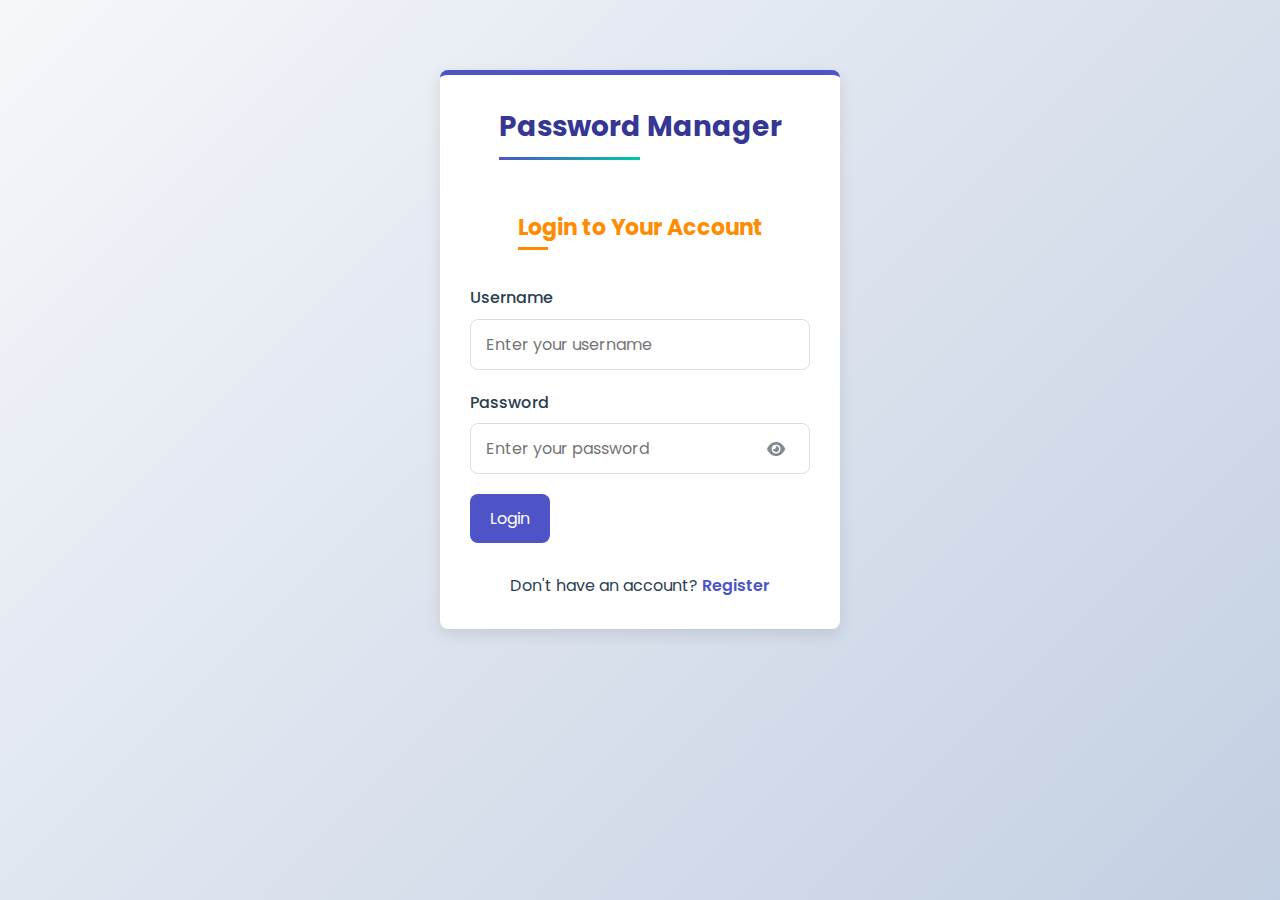
<file: index.html>
<!DOCTYPE html>
<html lang="en">
<head>
    <meta charset="UTF-8">
    <meta name="viewport" content="width=device-width, initial-scale=1.0">
    <title>Secure Password Manager - Login</title>
    <link rel="stylesheet" href="styles.css">
    <link rel="stylesheet" href="https://cdnjs.cloudflare.com/ajax/libs/font-awesome/6.4.0/css/all.min.css">
    <link href="https://fonts.googleapis.com/css2?family=Poppins:wght@300;400;500;600;700&display=swap" rel="stylesheet">
</head>
<body>
    <div class="auth-container">
        <h2>Password Manager</h2>
        <h3>Login to Your Account</h3>
        
        <form action="login.php" method="post" class="auth-form">
            <div class="form-group">
                <label for="username">Username</label>
                <input type="text" id="username" name="username" placeholder="Enter your username" required>
            </div>
            
            <div class="form-group">
                <label for="password">Password</label>
                <div class="password-field">
                    <input type="password" id="password" name="password" placeholder="Enter your password" required>
                    <button type="button" class="password-toggle" title="Show password">
                        <i class="fas fa-eye"></i>
                    </button>
                </div>
            </div>
            
            <button type="submit">Login</button>
        </form>
        
        <div class="auth-links">
            <p>Don't have an account? <a href="register.html">Register</a></p>
        </div>
    </div>
    
    <script src="script.js"></script>
</body>
</html>
</file>
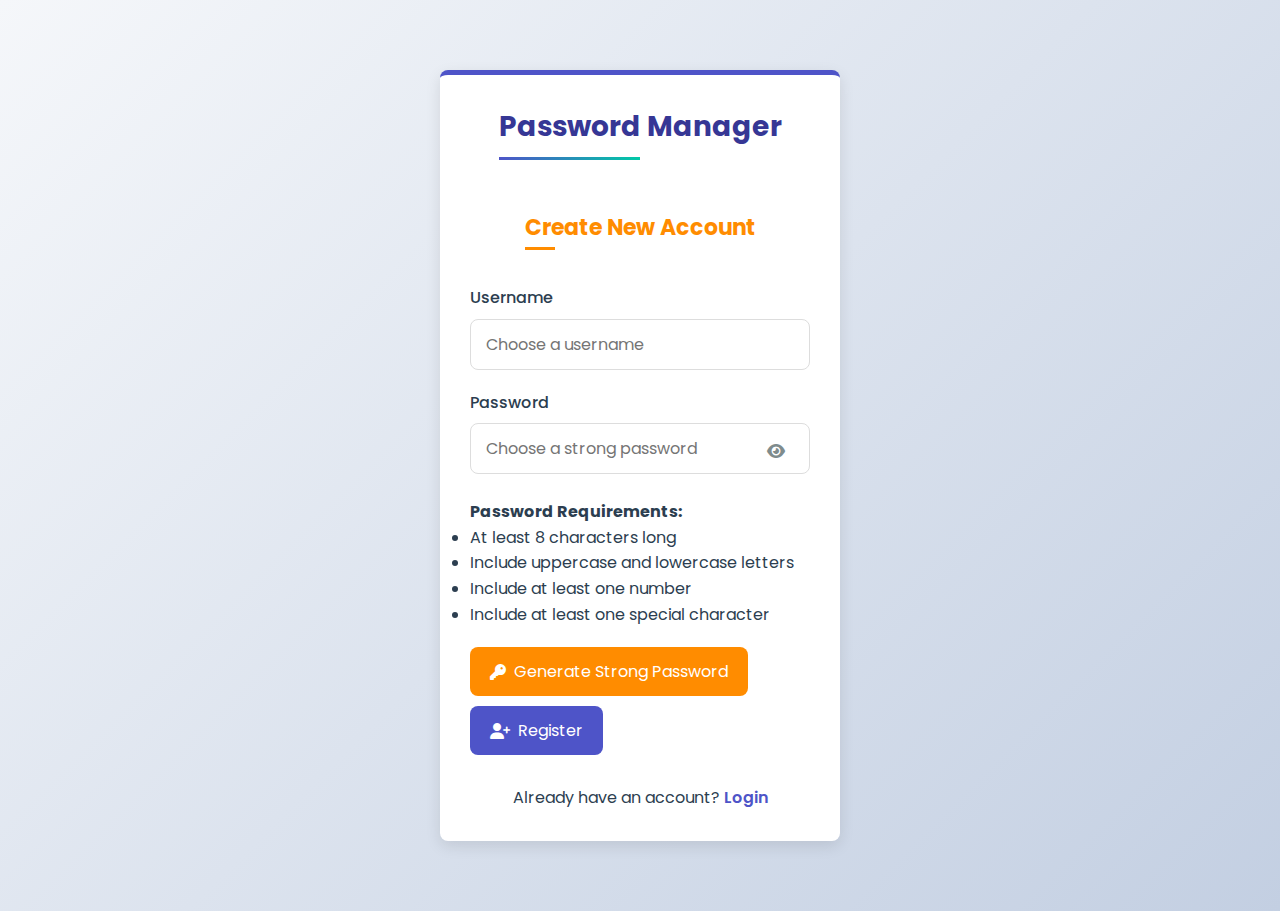
<file: register.html>
<!DOCTYPE html>
<html lang="en">
<head>
    <meta charset="UTF-8">
    <meta name="viewport" content="width=device-width, initial-scale=1.0">
    <title>Secure Password Manager - Register</title>
    <link rel="stylesheet" href="styles.css">
    <link rel="stylesheet" href="https://cdnjs.cloudflare.com/ajax/libs/font-awesome/6.4.0/css/all.min.css">
    <link href="https://fonts.googleapis.com/css2?family=Poppins:wght@300;400;500;600;700&display=swap" rel="stylesheet">
</head>
<body>
    <div class="auth-container">
        <h2>Password Manager</h2>
        <h3>Create New Account</h3>
        
        <form action="register.php" method="POST" class="auth-form">
            <div class="form-group">
                <label for="username">Username</label>
                <input type="text" id="username" name="username" placeholder="Choose a username" required>
            </div>
            
            <div class="form-group">
                <label for="register-password">Password</label>
                <div class="password-field">
                    <input type="password" id="register-password" name="password" placeholder="Choose a strong password" required>
                    <button type="button" class="password-toggle" title="Show password">
                        <i class="fas fa-eye"></i>
                    </button>
                </div>
                <div id="password-strength" class="strength-none"></div>
                <!-- Password feedback will be inserted here -->
            </div>
            
            <div class="password-requirements">
                <h4>Password Requirements:</h4>
                <ul>
                    <li>At least 8 characters long</li>
                    <li>Include uppercase and lowercase letters</li>
                    <li>Include at least one number</li>
                    <li>Include at least one special character</li>
                </ul>
            </div>
            
            <div class="form-actions">
                <button type="button" id="generate-password">
                    <i class="fas fa-key"></i> Generate Strong Password
                </button>
                <button type="submit">
                    <i class="fas fa-user-plus"></i> Register
                </button>
            </div>
        </form>
        
        <div class="auth-links">
            <p>Already have an account? <a href="index.html">Login</a></p>
        </div>
    </div>
    
    <script src="script.js"></script>
</body>
</html>
</file>
<file: styles.css>
/* Global Styles */
:root {
    --primary-color: #4e54c8;
    --primary-light: #8f94fb;
    --primary-dark: #363795;
    --secondary-color: #ff8c00;
    --accent-color: #00c9a7;
    --danger-color: #ff4757;
    --success-color: #2ed573;
    --warning-color: #ffa502;
    --light-bg: #f8f9fa;
    --dark-text: #2c3e50;
    --gray-text: #7f8c8d;
    --white: #ffffff;
    --shadow: 0 5px 15px rgba(0, 0, 0, 0.1);
    --border-radius: 8px;
  }
  
  * {
    margin: 0;
    padding: 0;
    box-sizing: border-box;
    font-family: 'Poppins', sans-serif;
  }
  
  body {
    background: linear-gradient(135deg, #f5f7fa 0%, #c3cfe2 100%);
    color: var(--dark-text);
    line-height: 1.6;
    padding: 20px;
    min-height: 100vh;
  }
  
  .container {
    max-width: 1000px;
    margin: 0 auto;
    padding: 25px;
    background-color: var(--white);
    border-radius: var(--border-radius);
    box-shadow: var(--shadow);
    border-top: 5px solid var(--primary-color);
  }
  
  /* Header Styles */
  header {
    display: flex;
    flex-wrap: wrap;
    justify-content: space-between;
    align-items: center;
    margin-bottom: 30px;
    padding-bottom: 20px;
    border-bottom: 2px solid #e6e6e6;
  }
  
  .header-actions {
    margin-top: 10px;
  }
  
  .logout-btn {
    display: inline-block;
    padding: 8px 16px;
    background-color: var(--primary-light);
    color: var(--white);
    text-decoration: none;
    border-radius: var(--border-radius);
    transition: all 0.3s ease;
  }
  
  .logout-btn:hover {
    background-color: var(--primary-dark);
    transform: translateY(-2px);
  }
  
  /* Typography */
  h2, h3 {
    color: var(--primary-dark);
    margin-bottom: 20px;
  }
  
  h2 {
    font-size: 28px;
    position: relative;
    display: inline-block;
  }
  
  h2:after {
    content: '';
    position: absolute;
    width: 50%;
    height: 3px;
    background: linear-gradient(to right, var(--primary-color), var(--accent-color));
    bottom: -10px;
    left: 0;
  }
  
  h3 {
    font-size: 22px;
    margin-top: 40px;
    color: var(--secondary-color);
    text-align: left;
    position: relative;
    display: inline-block;
  }
  
  h3:after {
    content: '';
    position: absolute;
    width: 30px;
    height: 3px;
    background-color: var(--secondary-color);
    bottom: -5px;
    left: 0;
  }
  
  /* Section Styles */
  section {
    background-color: var(--white);
    border-radius: var(--border-radius);
    padding: 20px;
    margin-bottom: 30px;
  }
  
  .add-password-section {
    background-color: #fff8f0;
    border-left: 4px solid var(--secondary-color);
  }
  
  .password-section {
    background-color: #f0f8ff;
    border-left: 4px solid var(--primary-color);
  }
  
  /* Form Styles */
  form {
    margin-bottom: 30px;
  }
  
  .form-group {
    margin-bottom: 20px;
  }
  
  label {
    display: block;
    margin-bottom: 8px;
    font-weight: 500;
    color: var(--dark-text);
  }
  
  input[type="text"],
  input[type="password"] {
    width: 100%;
    padding: 12px 15px;
    border: 1px solid #ddd;
    border-radius: var(--border-radius);
    font-size: 16px;
    transition: all 0.3s;
  }
  
  input[type="text"]:focus,
  input[type="password"]:focus {
    border-color: var(--primary-color);
    outline: none;
    box-shadow: 0 0 0 3px rgba(78, 84, 200, 0.2);
  }
  
  .password-field {
    position: relative;
  }
  
  .password-toggle {
    position: absolute;
    right: 10px;
    top: 50%;
    transform: translateY(-50%);
    cursor: pointer;
    color: var(--gray-text);
    background: none;
    border: none;
    font-size: 16px;
    width: 40px;
    height: 40px;
    display: flex;
    align-items: center;
    justify-content: center;
    border-radius: 50%;
    transition: all 0.3s;
  }
  
  .password-toggle:hover {
    background-color: rgba(0, 0, 0, 0.05);
    color: var(--primary-color);
  }
  
  .form-actions {
    display: flex;
    flex-wrap: wrap;
    gap: 10px;
    margin-top: 20px;
  }
  
  /* Buttons */
  button {
    background-color: var(--primary-color);
    color: white;
    border: none;
    padding: 12px 20px;
    border-radius: var(--border-radius);
    cursor: pointer;
    font-size: 16px;
    transition: all 0.3s;
    display: inline-flex;
    align-items: center;
    justify-content: center;
  }
  
  button:hover {
    background-color: var(--primary-dark);
    transform: translateY(-2px);
    box-shadow: 0 4px 8px rgba(0, 0, 0, 0.1);
  }
  
  button i {
    margin-right: 8px;
  }
  
  button#generate-password {
    background-color: var(--secondary-color);
  }
  
  button#generate-password:hover {
    background-color: #e67e00;
  }
  
  button.delete-btn {
    background-color: var(--danger-color);
    padding: 8px 15px;
    font-size: 14px;
  }
  
  button.delete-btn:hover {
    background-color: #e73144;
  }
  
  /* Password Strength Indicators */
  #password-strength {
    display: inline-block;
    margin-top: 8px;
    padding: 4px 12px;
    border-radius: 4px;
    font-size: 14px;
    font-weight: 600;
    text-align: center;
  }
  
  .strength-none {
    display: none !important;
  }
  
  .strength-weak {
    background-color: #ffcccc;
    color: #d63031;
  }
  
  .strength-medium {
    background-color: #fff3cd;
    color: #fd9644;
  }
  
  .strength-good {
    background-color: #d4f1f9;
    color: #45aaf2;
  }
  
  .strength-strong {
    background-color: #c7f9cc;
    color: #2ed573;
  }
  
  /* Password Feedback */
  .password-feedback {
    margin: 10px 0;
    padding-left: 20px;
    color: #e74c3c;
    font-size: 13px;
  }
  
  .password-feedback li {
    margin-bottom: 4px;
  }
  
  /* Search */
  .search-container {
    position: relative;
    margin-bottom: 20px;
  }
  
  #password-search {
    padding-left: 40px;
    background-color: var(--light-bg);
  }
  
  .search-icon {
    position: absolute;
    left: 15px;
    top: 50%;
    transform: translateY(-50%);
    color: var(--gray-text);
  }
  
  /* Password List */
  .password-list {
    margin-top: 30px;
  }
  
  .no-passwords {
    text-align: center;
    color: var(--gray-text);
    padding: 20px;
    font-style: italic;
  }
  
  .password-item {
    background-color: var(--white);
    padding: 20px;
    border-radius: var(--border-radius);
    margin-bottom: 20px;
    border-left: 4px solid var(--primary-color);
    box-shadow: 0 2px 8px rgba(0, 0, 0, 0.06);
    transition: all 0.3s;
  }
  
  .password-item:hover {
    box-shadow: 0 5px 15px rgba(0, 0, 0, 0.1);
    transform: translateY(-2px);
  }
  
  .password-item strong {
    color: var(--primary-dark);
    font-weight: 600;
  }
  
  .password-details {
    margin-bottom: 15px;
  }
  
  .password-details p {
    margin-bottom: 10px;
  }
  
  .website-value {
    color: var(--primary-color);
    font-weight: 500;
  }
  
  .username-value {
    color: var(--secondary-color);
  }
  
  .password-actions {
    display: flex;
    justify-content: flex-end;
  }
  
  .password-value {
    position: relative;
    display: flex;
    align-items: center;
    flex-wrap: wrap;
    gap: 8px;
  }
  
  .password-text {
    font-family: monospace;
    letter-spacing: 1px;
    background-color: #f5f5f5;
    padding: 4px 8px;
    border-radius: 4px;
    color: var(--dark-text);
    max-width: 200px;
    overflow: hidden;
    text-overflow: ellipsis;
  }
  
  .hidden-password {
    letter-spacing: 0;
    font-family: inherit;
  }
  
  .saved-password-toggle,
  .copy-password {
    width: 32px;
    height: 32px;
    border-radius: 50%;
    display: flex;
    align-items: center;
    justify-content: center;
    padding: 0;
    margin: 0;
    background-color: #f0f0f0;
    color: var(--dark-text);
    transition: all 0.3s;
  }
  
  .saved-password-toggle:hover,
  .copy-password:hover {
    background-color: var(--primary-light);
    color: var(--white);
  }
  
  .saved-password-toggle i,
  .copy-password i {
    margin: 0;
  }
  
  /* Login/Register Pages */
  .auth-container {
    max-width: 400px;
    margin: 50px auto;
    padding: 30px;
    background-color: var(--white);
    border-radius: var(--border-radius);
    box-shadow: var(--shadow);
    text-align: center;
    border-top: 5px solid var(--primary-color);
  }
  
  .auth-form {
    margin-top: 20px;
    text-align: left;
  }
  
  .auth-links {
    margin-top: 20px;
  }
  
  .auth-links a {
    color: var(--primary-color);
    text-decoration: none;
    font-weight: 600;
    transition: all 0.3s;
  }
  
  .auth-links a:hover {
    color: var(--primary-dark);
    text-decoration: underline;
  }
  
  /* Input Enhancements */
  input[type="checkbox"] {
    margin-right: 8px;
    width: 16px;
    height: 16px;
  }
  
  .checkbox-label {
    display: flex;
    align-items: center;
    margin-bottom: 10px;
    cursor: pointer;
  }
  
  /* Range slider styles */
  input[type="range"] {
    width: 100%;
    margin: 10px 0;
    height: 8px;
    border-radius: 5px;
    background: #ddd;
    outline: none;
    -webkit-appearance: none;
  }
  
  input[type="range"]::-webkit-slider-thumb {
    -webkit-appearance: none;
    appearance: none;
    width: 20px;
    height: 20px;
    border-radius: 50%;
    background: var(--primary-color);
    cursor: pointer;
  }
  
  input[type="range"]::-moz-range-thumb {
    width: 20px;
    height: 20px;
    border-radius: 50%;
    background: var(--primary-color);
    cursor: pointer;
    border: none;
  }
  
  /* Registration specific */
  .register-password-container {
    position: relative;
  }
  
  #register-password {
    margin-bottom: 5px;
  }
  
  /* Responsive Design */
  @media (max-width: 768px) {
    .container {
      padding: 15px;
    }
    
    header {
      flex-direction: column;
      align-items: flex-start;
    }
    
    .header-actions {
      width: 100%;
      margin-top: 15px;
    }
    
    input[type="text"],
    input[type="password"] {
      padding: 10px;
    }
    
    button {
      padding: 10px 15px;
      width: 100%;
    }
    
    .form-actions {
      flex-direction: column;
    }
    
    h2 {
      font-size: 24px;
    }
    
    h3 {
      font-size: 20px;
    }
    
    .password-item {
      padding: 15px;
    }
  
    .password-value {
      flex-direction: row;
      align-items: center;
      margin-top: 5px;
    }
  
    .password-text {
      max-width: 150px;
    }
    
    .saved-password-toggle,
    .copy-password {
      width: 36px;
      height: 36px;
    }
  }
  
  @media (max-width: 480px) {
    body {
      padding: 10px;
    }
    
    .auth-container {
      padding: 20px;
    }
    
    .password-text {
      max-width: 120px;
    }
    
    .saved-password-toggle,
    .copy-password {
      width: 40px;
      height: 40px;
    }
  }
</file>
